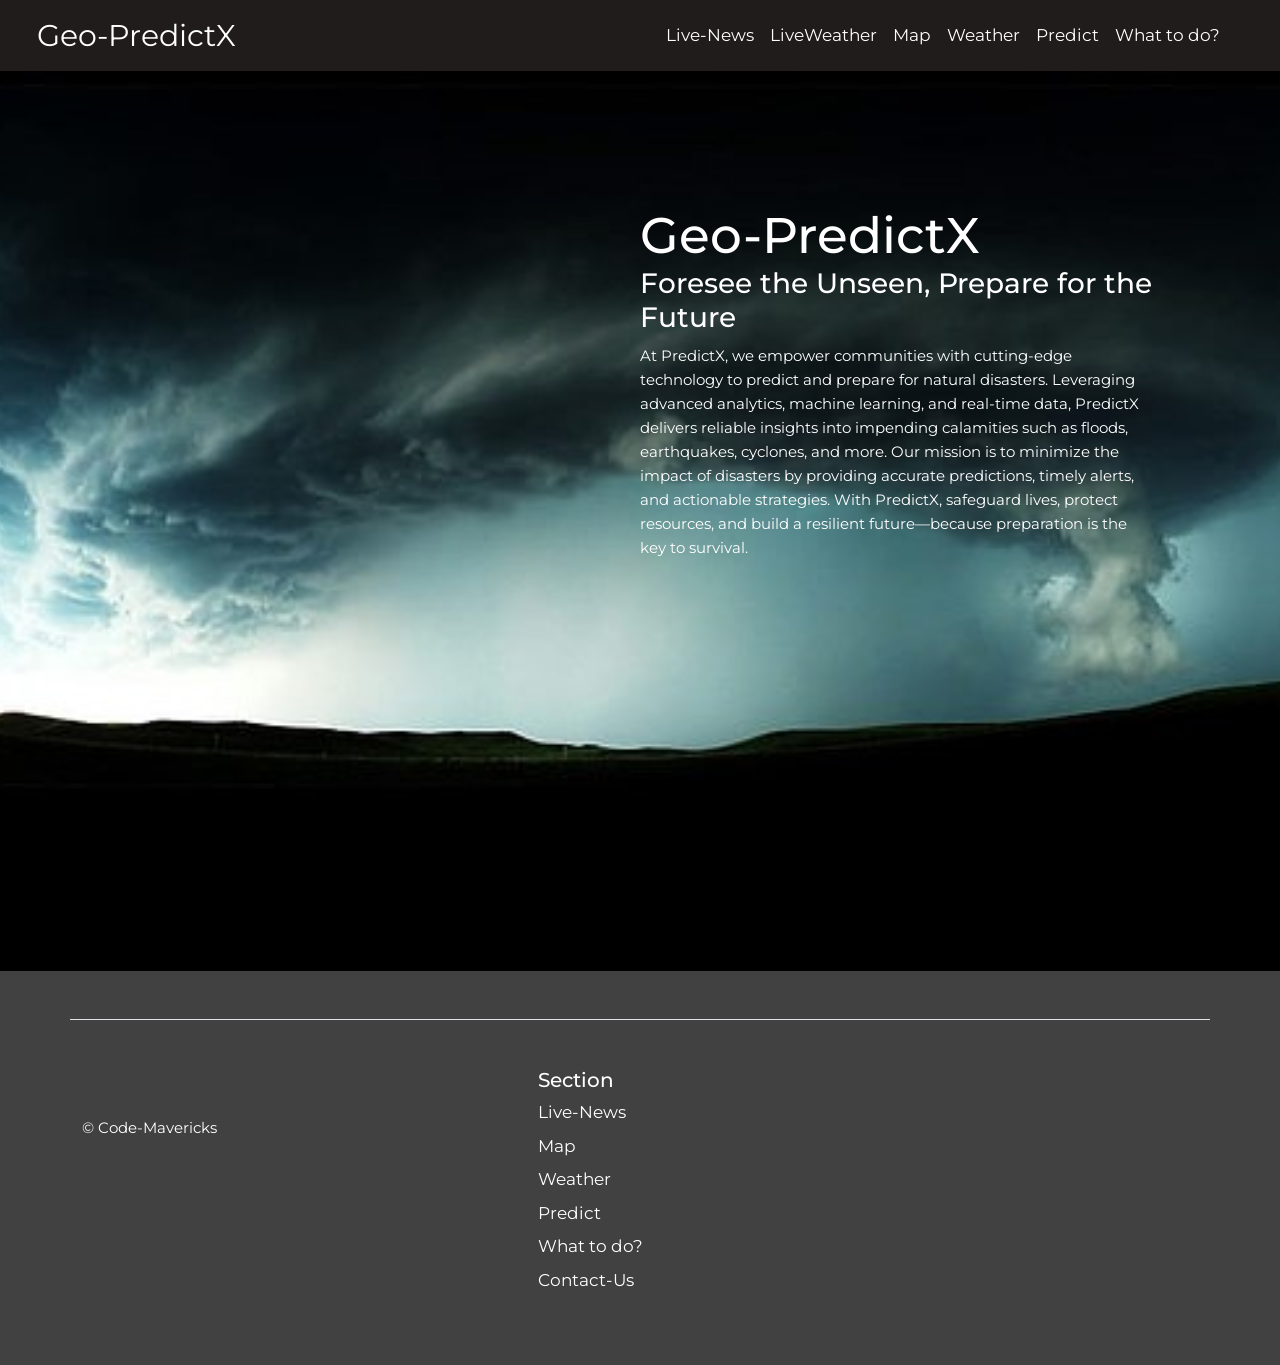
<file: index.html>
<!DOCTYPE html>
<html lang="en">
<head>
    <meta charset="UTF-8">
    <meta name="viewport" content="width=device-width, initial-scale=1.0">
    <link href="https://fonts.googleapis.com/css2?family=Montserrat:wght@400;500;600;700&display=swap" rel="stylesheet">
    <link href="https://cdn.jsdelivr.net/npm/bootstrap@5.3.3/dist/css/bootstrap.min.css" rel="stylesheet" 
    integrity="sha384-QWTKZyjpPEjISv5WaRU9OFeRpok6YctnYmDr5pNlyT2bRjXh0JMhjY6hW+ALEwIH" crossorigin="anonymous">
    <link rel="stylesheet" href="css/home.css">
    <title>Geo-PredictX</title>
</head>
<body>
    <!--Navbar-->
    <nav class="navbar navbar-expand-lg ">
        <div class="container-fluid">
          <a class="navbar-brand" href="home.html">Geo-PredictX</a>
          <button class="navbar-toggler" type="button" data-bs-toggle="collapse" data-bs-target="#navbarNavAltMarkup" aria-controls="navbarNavAltMarkup" aria-expanded="false" aria-label="Toggle navigation">
            <span class="navbar-toggler-icon"></span>
          </button>
          <div class="collapse navbar-collapse" id="navbarNavAltMarkup">
            <div class="navbar-nav">
              <a class="nav-link" href="https://gdelt-news-alert.onrender.com/">Live-News</a>
              <a class="nav-link" href="https://weather-app-threejs.vercel.app/">LiveWeather</a>
              <a class="nav-link" href="https://disastermap.netlify.app/">Map</a>
              <a class="nav-link" href="https://cloudtrack.netlify.app/">Weather</a>
              <a class="nav-link" href="predict.html">Predict</a>
              <a class="nav-link" href="what.html">What to do?</a>
             
            </div>
          </div>
        </div>
      </nav>

      <!--Bg Image-->
      <div class="background-image">
        <div class="text-content">
            <h1>Geo-PredictX</h1>
            <h2>Foresee the Unseen, Prepare for the Future</h2>
            <p>
                At PredictX, we empower communities with cutting-edge technology
                to predict and prepare for natural disasters. Leveraging advanced
                analytics, machine learning, and real-time data, PredictX delivers
                reliable insights into impending calamities such as floods,
                earthquakes, cyclones, and more. Our mission is to minimize the
                impact of disasters by providing accurate predictions, timely alerts,
                and actionable strategies. With PredictX, safeguard lives, protect
                resources, and build a resilient future—because preparation is the
                key to survival.
            </p>
        </div>
    </div>    
      
      <!--Footer-->
      <section id="footer" class="footer-background">
        <div class="container">
          <footer class="row row-cols-1 row-cols-sm-2 row-cols-md-5 py-5 mt-5 border-top">
            <div class="col mb-3">
              <a href="/" class="d-flex align-items-center mb-3 link-body-emphasis text-decoration-none">
                <svg class="bi me-2" width="40" height="32"><use xlink:href="#bootstrap"></use></svg>
              </a>
              <p class="text-body-secondary">© Code-Mavericks</p>
            </div>
        
            <div class="col mb-3">
        
            </div>
        
            <div class="col mb-3">
              <h5>Section</h5>
              <ul class="nav flex-column">
                <li class="nav-item mb-2"><a href="#" class="nav-link p-0 text-body-secondary">Live-News</a></li>
                <li class="nav-item mb-2"><a href="#" class="nav-link p-0 text-body-secondary">Map</a></li>
                <li class="nav-item mb-2"><a href="#" class="nav-link p-0 text-body-secondary">Weather</a></li>
                <li class="nav-item mb-2"><a href="#" class="nav-link p-0 text-body-secondary">Predict</a></li>
                <li class="nav-item mb-2"><a href="#" class="nav-link p-0 text-body-secondary">What to do?</a></li>
                <li class="nav-item mb-2"><a href="#" class="nav-link p-0 text-body-secondary">Contact-Us</a></li>
              </ul>
            </div>
          </footer>
        </div>
      </section>

      <script src="https://cdn.jsdelivr.net/npm/bootstrap@5.3.3/dist/js/bootstrap.bundle.min.js" 
      integrity="sha384-YvpcrYf0tY3lHB60NNkmXc5s9fDVZLESaAA55NDzOxhy9GkcIdslK1eN7N6jIeHz" crossorigin="anonymous"></script>
</body>
</html>
</file>
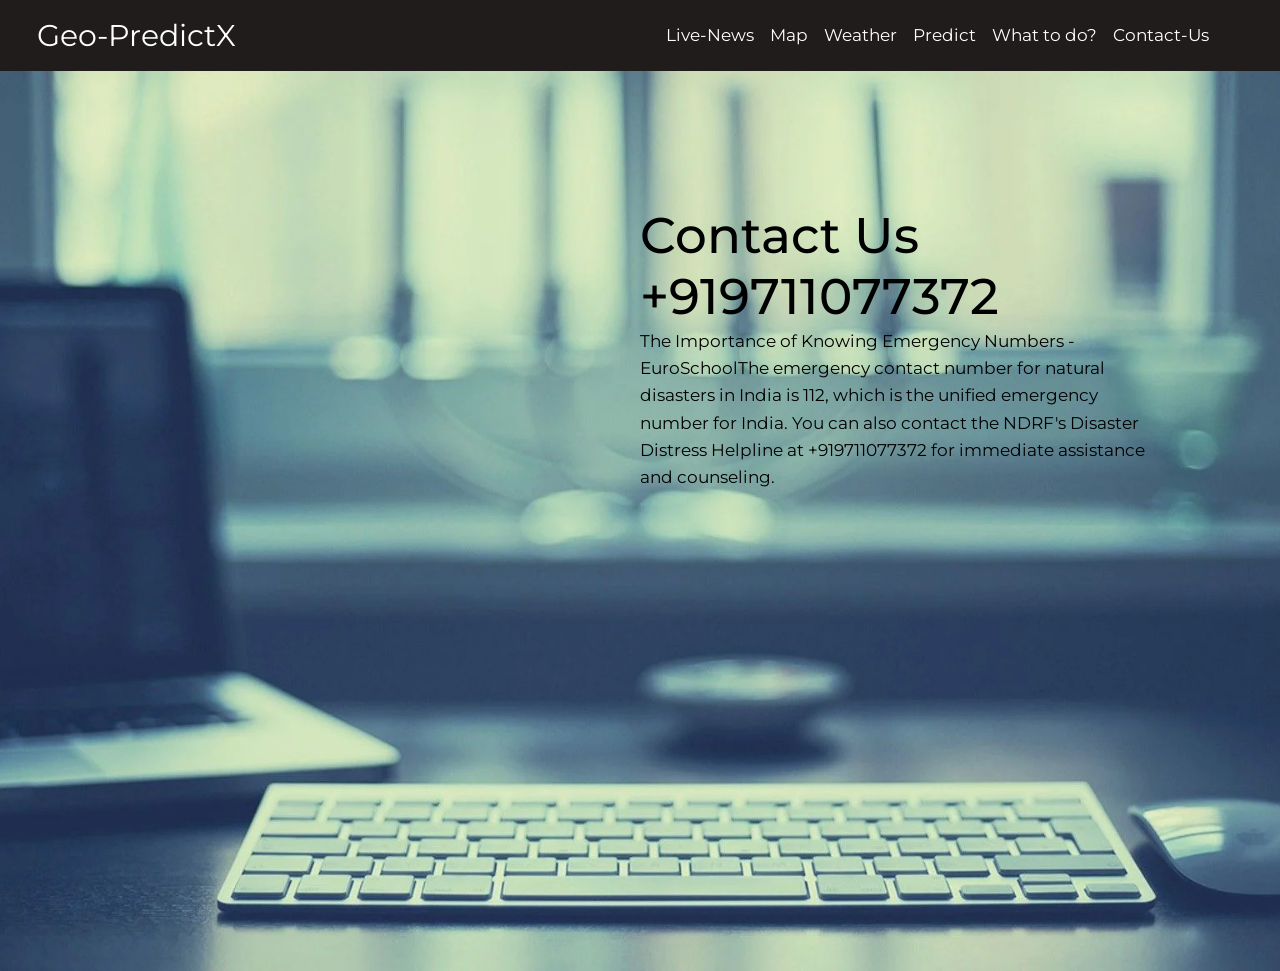
<file: contact.html>
<!DOCTYPE html>
<html lang="en">
<head>
    <meta charset="UTF-8">
    <meta name="viewport" content="width=device-width, initial-scale=1.0">
    <link href="https://fonts.googleapis.com/css2?family=Montserrat:wght@400;500;600;700&display=swap" rel="stylesheet">
    <link href="https://cdn.jsdelivr.net/npm/bootstrap@5.3.3/dist/css/bootstrap.min.css" rel="stylesheet" 
    integrity="sha384-QWTKZyjpPEjISv5WaRU9OFeRpok6YctnYmDr5pNlyT2bRjXh0JMhjY6hW+ALEwIH" crossorigin="anonymous">
    <link rel="stylesheet" href="css/contact.css">
    <title>Geo-PredictX</title>
</head>
<body>
    <!--Navbar-->
    <nav class="navbar navbar-expand-lg ">
        <div class="container-fluid">
          <a class="navbar-brand" href="home.html">Geo-PredictX</a>
          <button class="navbar-toggler" type="button" data-bs-toggle="collapse" data-bs-target="#navbarNavAltMarkup" aria-controls="navbarNavAltMarkup" aria-expanded="false" aria-label="Toggle navigation">
            <span class="navbar-toggler-icon"></span>
          </button>
          <div class="collapse navbar-collapse" id="navbarNavAltMarkup">
            <div class="navbar-nav">
              <a class="nav-link" href="news.html">Live-News</a>
              <a class="nav-link" href="https://disastermap.netlify.app/">Map</a>
              <a class="nav-link" href="https://cloudtrack.netlify.app/">Weather</a>
              <a class="nav-link" href="predict.html">Predict</a>
              <a class="nav-link" href="what.html">What to do?</a>
              <a class="nav-link" href="contact.html">Contact-Us</a>
            </div>
          </div>
        </div>
      </nav>

      <!--Bg Image-->
      <div class="background-image">
        <div class="text-content">
            <h1>Contact Us</h1>
            <h1>+919711077372</h1>
            <p>
                The Importance of Knowing Emergency Numbers - EuroSchoolThe emergency contact number 
                for natural disasters in India is 112, which is the unified emergency number for India.
                You can also contact the NDRF's Disaster Distress Helpline at +919711077372 for 
                immediate assistance and counseling. 
            </p>
        </div>
    </div>    
</body>
</html>
</file>
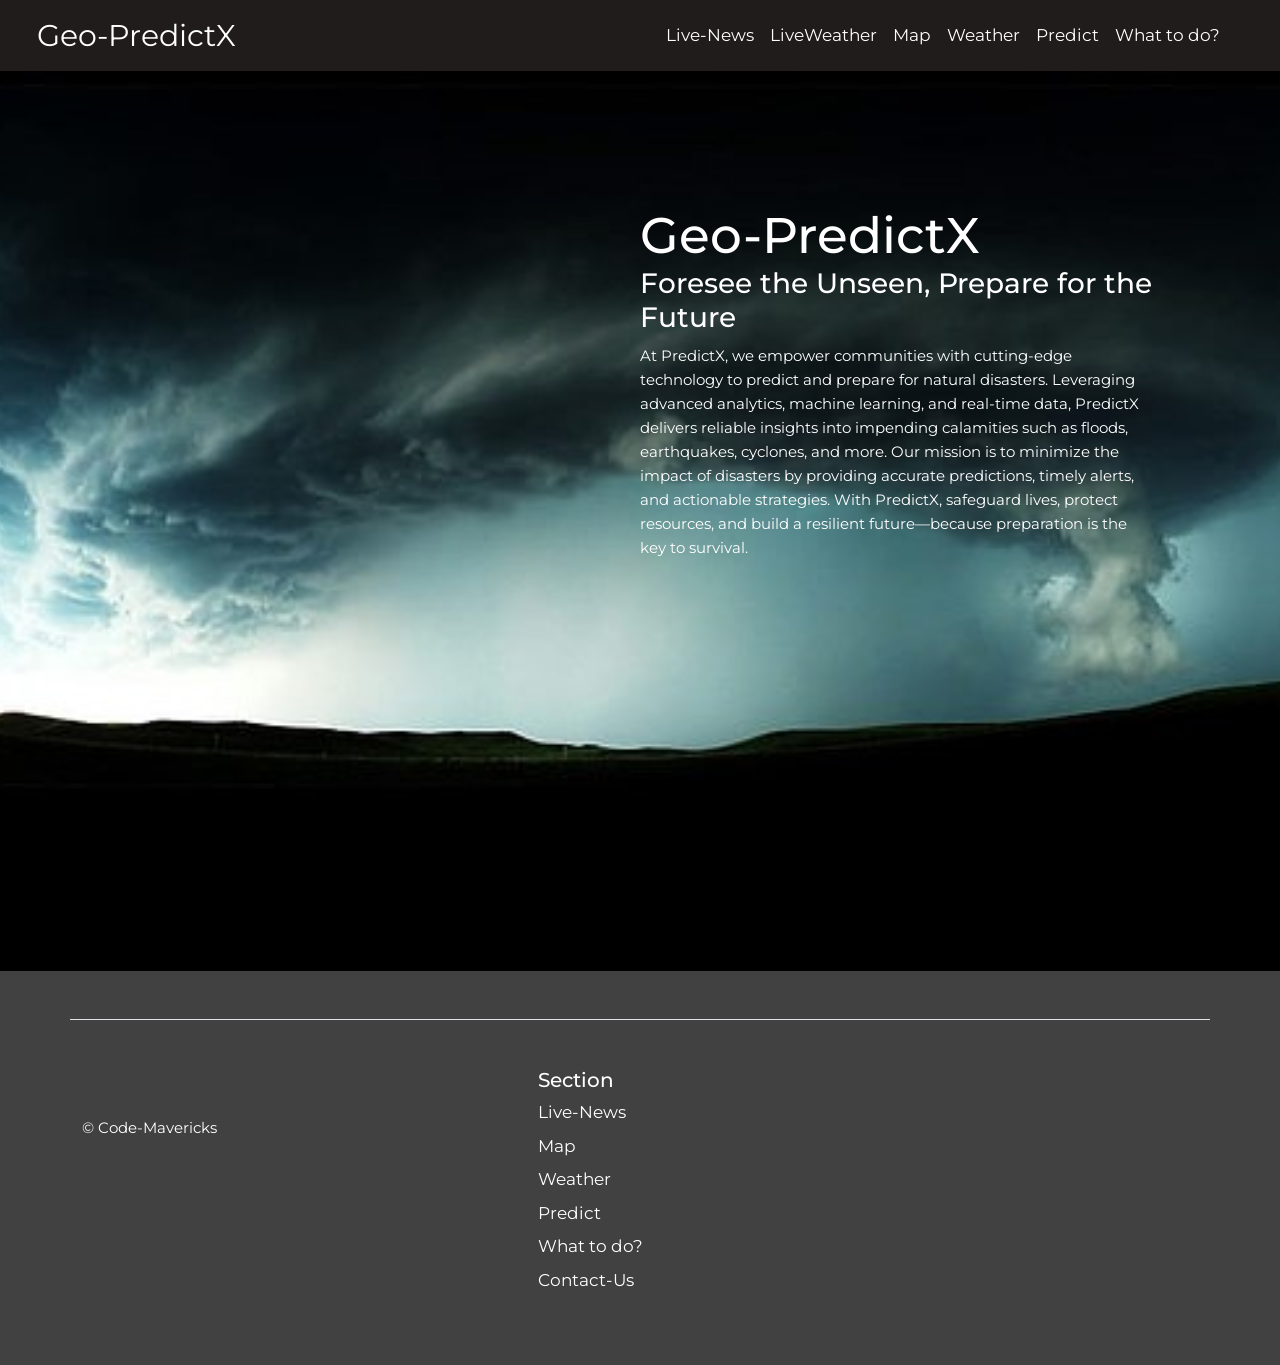
<file: home.html>
<!DOCTYPE html>
<html lang="en">
<head>
    <meta charset="UTF-8">
    <meta name="viewport" content="width=device-width, initial-scale=1.0">
    <link href="https://fonts.googleapis.com/css2?family=Montserrat:wght@400;500;600;700&display=swap" rel="stylesheet">
    <link href="https://cdn.jsdelivr.net/npm/bootstrap@5.3.3/dist/css/bootstrap.min.css" rel="stylesheet" 
    integrity="sha384-QWTKZyjpPEjISv5WaRU9OFeRpok6YctnYmDr5pNlyT2bRjXh0JMhjY6hW+ALEwIH" crossorigin="anonymous">
    <link rel="stylesheet" href="css/home.css">
    <title>Geo-PredictX</title>
</head>
<body>
    <!--Navbar-->
    <nav class="navbar navbar-expand-lg ">
        <div class="container-fluid">
          <a class="navbar-brand" href="home.html">Geo-PredictX</a>
          <button class="navbar-toggler" type="button" data-bs-toggle="collapse" data-bs-target="#navbarNavAltMarkup" aria-controls="navbarNavAltMarkup" aria-expanded="false" aria-label="Toggle navigation">
            <span class="navbar-toggler-icon"></span>
          </button>
          <div class="collapse navbar-collapse" id="navbarNavAltMarkup">
            <div class="navbar-nav">
              <a class="nav-link" href="https://gdelt-news-alert.onrender.com/">Live-News</a>
              <a class="nav-link" href="https://weather-app-threejs.vercel.app/">LiveWeather</a>
              <a class="nav-link" href="https://disastermap.netlify.app/">Map</a>
              <a class="nav-link" href="https://cloudtrack.netlify.app/">Weather</a>
              <a class="nav-link" href="predict.html">Predict</a>
              <a class="nav-link" href="what.html">What to do?</a>
             
            </div>
          </div>
        </div>
      </nav>

      <!--Bg Image-->
      <div class="background-image">
        <div class="text-content">
            <h1>Geo-PredictX</h1>
            <h2>Foresee the Unseen, Prepare for the Future</h2>
            <p>
                At PredictX, we empower communities with cutting-edge technology
                to predict and prepare for natural disasters. Leveraging advanced
                analytics, machine learning, and real-time data, PredictX delivers
                reliable insights into impending calamities such as floods,
                earthquakes, cyclones, and more. Our mission is to minimize the
                impact of disasters by providing accurate predictions, timely alerts,
                and actionable strategies. With PredictX, safeguard lives, protect
                resources, and build a resilient future—because preparation is the
                key to survival.
            </p>
        </div>
    </div>    
      
      <!--Footer-->
      <section id="footer" class="footer-background">
        <div class="container">
          <footer class="row row-cols-1 row-cols-sm-2 row-cols-md-5 py-5 mt-5 border-top">
            <div class="col mb-3">
              <a href="/" class="d-flex align-items-center mb-3 link-body-emphasis text-decoration-none">
                <svg class="bi me-2" width="40" height="32"><use xlink:href="#bootstrap"></use></svg>
              </a>
              <p class="text-body-secondary">© Code-Mavericks</p>
            </div>
        
            <div class="col mb-3">
        
            </div>
        
            <div class="col mb-3">
              <h5>Section</h5>
              <ul class="nav flex-column">
                <li class="nav-item mb-2"><a href="#" class="nav-link p-0 text-body-secondary">Live-News</a></li>
                <li class="nav-item mb-2"><a href="#" class="nav-link p-0 text-body-secondary">Map</a></li>
                <li class="nav-item mb-2"><a href="#" class="nav-link p-0 text-body-secondary">Weather</a></li>
                <li class="nav-item mb-2"><a href="#" class="nav-link p-0 text-body-secondary">Predict</a></li>
                <li class="nav-item mb-2"><a href="#" class="nav-link p-0 text-body-secondary">What to do?</a></li>
                <li class="nav-item mb-2"><a href="#" class="nav-link p-0 text-body-secondary">Contact-Us</a></li>
              </ul>
            </div>
          </footer>
        </div>
      </section>

      <script src="https://cdn.jsdelivr.net/npm/bootstrap@5.3.3/dist/js/bootstrap.bundle.min.js" 
      integrity="sha384-YvpcrYf0tY3lHB60NNkmXc5s9fDVZLESaAA55NDzOxhy9GkcIdslK1eN7N6jIeHz" crossorigin="anonymous"></script>
</body>
</html>
</file>
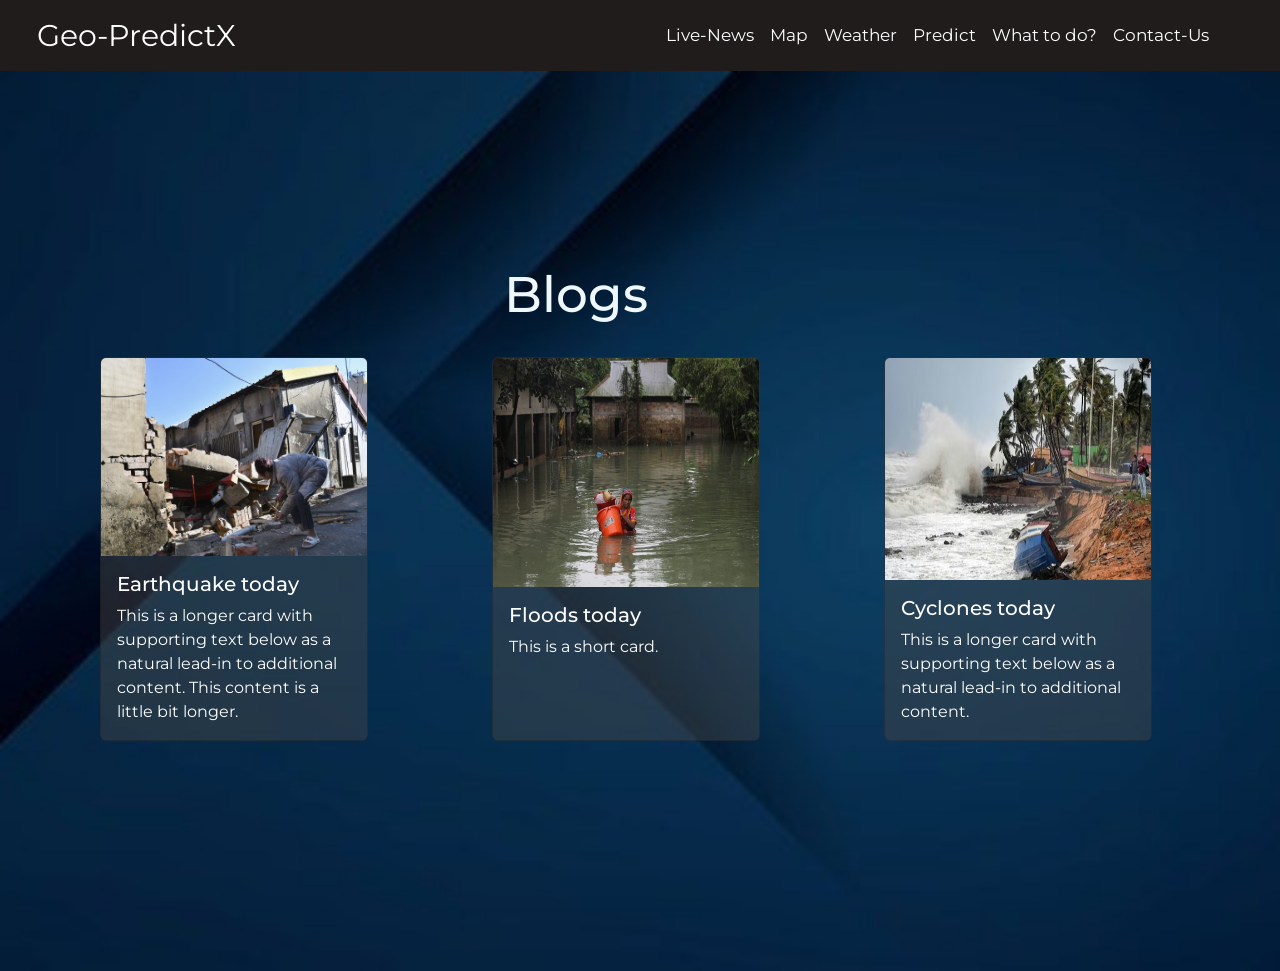
<file: news.html>
<!DOCTYPE html>
<html lang="en">
<head>
    <meta charset="UTF-8">
    <meta name="viewport" content="width=device-width, initial-scale=1.0">
    <link href="https://fonts.googleapis.com/css2?family=Montserrat:wght@400;500;600;700&display=swap" rel="stylesheet">
    <link href="https://cdn.jsdelivr.net/npm/bootstrap@5.3.3/dist/css/bootstrap.min.css" rel="stylesheet" 
    integrity="sha384-QWTKZyjpPEjISv5WaRU9OFeRpok6YctnYmDr5pNlyT2bRjXh0JMhjY6hW+ALEwIH" crossorigin="anonymous">
    <link rel="stylesheet" href="css/news.css">
    <title>Geo-PredictX</title>
</head>
<body>
     <!--Navbar-->
     <nav class="navbar navbar-expand-lg ">
        <div class="container-fluid">
          <a class="navbar-brand" href="home.html">Geo-PredictX</a>
          <button class="navbar-toggler" type="button" data-bs-toggle="collapse" data-bs-target="#navbarNavAltMarkup" aria-controls="navbarNavAltMarkup" aria-expanded="false" aria-label="Toggle navigation">
            <span class="navbar-toggler-icon"></span>
          </button>
          <div class="collapse navbar-collapse" id="navbarNavAltMarkup">
            <div class="navbar-nav">
              <a class="nav-link" href="news.html">Live-News</a>
              <a class="nav-link" href="https://disastermap.netlify.app/">Map</a>
              <a class="nav-link" href="https://cloudtrack.netlify.app/">Weather</a>
              <a class="nav-link" href="predict.html">Predict</a>
              <a class="nav-link" href="what.html">What to do?</a>
              <a class="nav-link" href="contact.html">Contact-Us</a>
            </div>
          </div>
        </div>
      </nav>

      <!--Bg Image-->
      <div class="background-image">
          <div class="row g-4">
            <h1>Blogs</h1>
            <div class="col-md-4">
              <a href="https://www.indiatoday.in/earthquake-indiatoday" target="_blank" class="text-decoration-none">
                <div class="card h-100">
                  <img src="images/eqimg.jpeg" class="card-img-top" alt="...">
                  <div class="card-body">
                    <h5 class="card-title">Earthquake today</h5>
                    <p class="card-text">This is a longer card with supporting text below as a natural lead-in to additional content. This content is a little bit longer.</p>
                  </div>
                </div>
              </a>
            </div>
            <div class="col-md-4">
              <a href="https://www.ndtv.com/topic/india-floods" target="_blank" class="text-decoration-none">
                <div class="card h-100">
                  <img src="images/flood23.jpeg" class="card-img-top" alt="...">
                  <div class="card-body">
                    <h5 class="card-title">Floods today</h5>
                    <p class="card-text">This is a short card.</p>
                  </div>
                </div>
              </a>
            </div>
            <div class="col-md-4">
              <a href="https://economictimes.indiatimes.com/topic/india-cyclone" target="_blank" class="text-decoration-none">
                <div class="card h-100">
                  <img src="images/cyclone23.jpeg" class="card-img-top" alt="...">
                  <div class="card-body">
                    <h5 class="card-title">Cyclones today</h5>
                    <p class="card-text">This is a longer card with supporting text below as a natural lead-in to additional content.</p>
                  </div>
                </div>
              </a>
            </div>
          </div>
          

      </div>
</body>
</html>
</file>
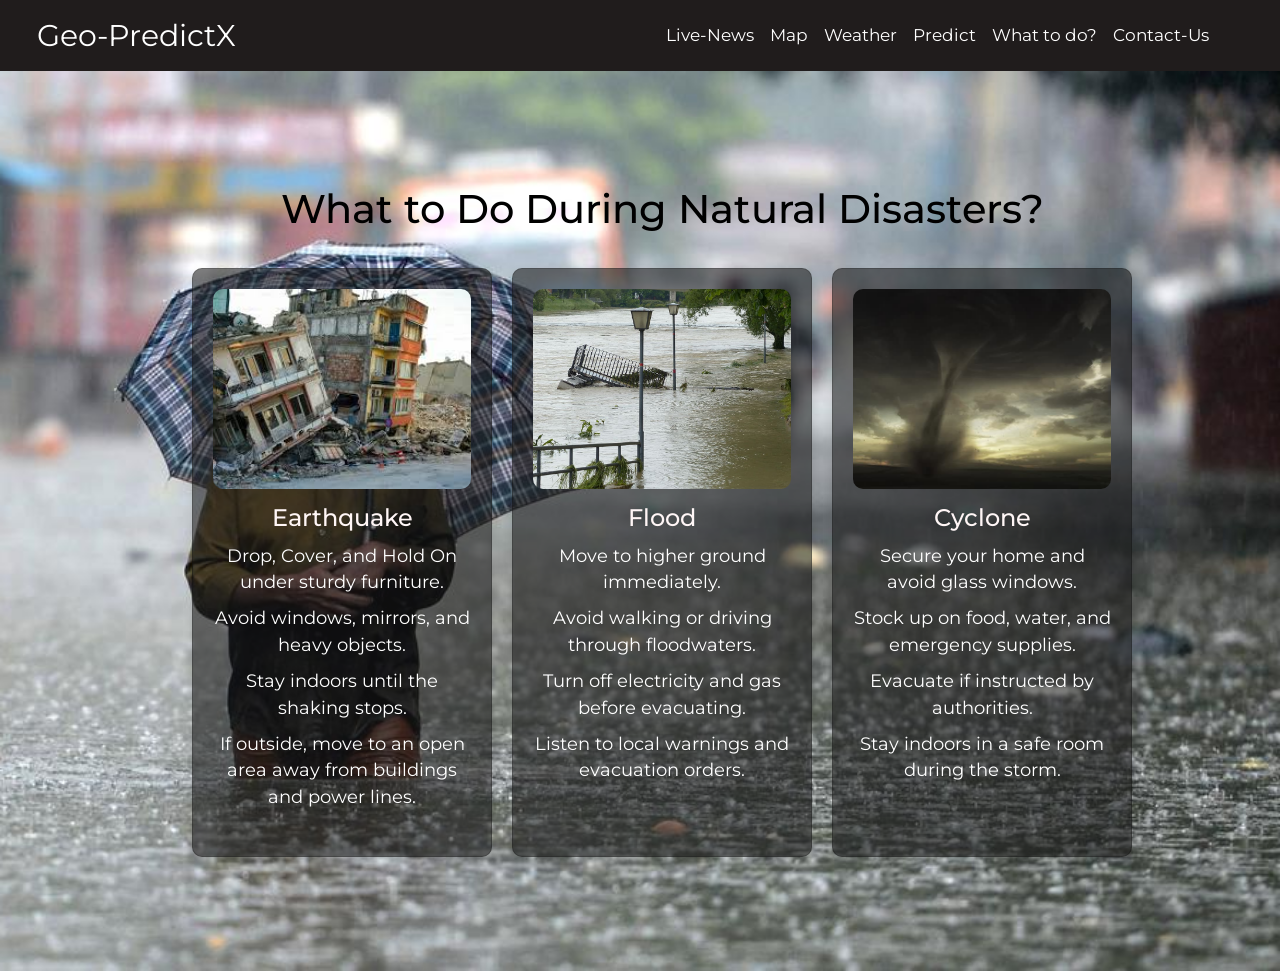
<file: what.html>
<!DOCTYPE html>
<html lang="en">
<head>
    <meta charset="UTF-8">
    <meta name="viewport" content="width=device-width, initial-scale=1.0">
    <title>Geo-PredictX</title>
    <link href="https://fonts.googleapis.com/css2?family=Montserrat:wght@400;500;600;700&display=swap" rel="stylesheet">
    <link href="https://cdn.jsdelivr.net/npm/bootstrap@5.3.3/dist/css/bootstrap.min.css" rel="stylesheet" 
    integrity="sha384-QWTKZyjpPEjISv5WaRU9OFeRpok6YctnYmDr5pNlyT2bRjXh0JMhjY6hW+ALEwIH" crossorigin="anonymous">
    <link rel="stylesheet" href="css/what.css">
</head>
<body>
    <!--Navbar-->
    <nav class="navbar navbar-expand-lg ">
        <div class="container-fluid">
          <a class="navbar-brand" href="geopredictx.netlify.app">Geo-PredictX</a>
          <button class="navbar-toggler" type="button" data-bs-toggle="collapse" data-bs-target="#navbarNavAltMarkup" aria-controls="navbarNavAltMarkup" aria-expanded="false" aria-label="Toggle navigation">
            <span class="navbar-toggler-icon"></span>
          </button>
          <div class="collapse navbar-collapse" id="navbarNavAltMarkup">
            <div class="navbar-nav">
              <a class="nav-link" href="news.html">Live-News</a>
              <a class="nav-link" href="https://disastermap.netlify.app/">Map</a>
              <a class="nav-link" href="https://cloudtrack.netlify.app/">Weather</a>
              <a class="nav-link" href="predict.html">Predict</a>
              <a class="nav-link" href="what.html">What to do?</a>
              <a class="nav-link" href="contact.html">Contact-Us</a>
            </div>
          </div>
        </div>
      </nav>

      <!--Bg Image-->
      <div class="background-image">

        <section id="what-to-do" class="disaster-section">
          <h2>What to Do During Natural Disasters?</h2>
          <div class="disaster-cards">
              <!-- Earthquake Card -->
              <div class="card animate h-100">
                  <img src="images/earthquake.jpg" alt="Earthquake">
                  <h3>Earthquake</h3>
                  <ul>
                      <li>Drop, Cover, and Hold On under sturdy furniture.</li>
                      <li>Avoid windows, mirrors, and heavy objects.</li>
                      <li>Stay indoors until the shaking stops.</li>
                      <li>If outside, move to an open area away from buildings and power lines.</li>
                  </ul>
              </div>
  
              <!-- Flood Card -->
              <div class="card animate">
                  <img src="images/flood.jpg" alt="Flood">
                  <h3>Flood</h3>
                  <ul>
                      <li>Move to higher ground immediately.</li>
                      <li>Avoid walking or driving through floodwaters.</li>
                      <li>Turn off electricity and gas before evacuating.</li>
                      <li>Listen to local warnings and evacuation orders.</li>
                  </ul>
              </div>
  
              <!-- Cyclone Card -->
              <div class="card animate">
                  <img src="images/cyclone.jpg" alt="Cyclone">
                  <h3>Cyclone</h3>
                  <ul>
                      <li>Secure your home and avoid glass windows.</li>
                      <li>Stock up on food, water, and emergency supplies.</li>
                      <li>Evacuate if instructed by authorities.</li>
                      <li>Stay indoors in a safe room during the storm.</li>
                  </ul>
              </div>
          </div>
          <script src="js/what.js"></script>
      </section>
      </div>
      
</body>
</html>
</file>
<file: css/home.css>
/* General Reset and Styling */
html, body {
    font-family: "Montserrat", sans-serif !important;
    display: flex;
    flex-direction: column;
    min-height: 100vh;
    margin: 0;
    padding: 0;
}

.content {
    flex-grow: 1; /* Allows content to grow and fill available space */
}

/* Background Image Section */
.background-image {
    background-image: url('../images/home11.jpg'); /* Replace with the correct image path */
    position: relative;
    width: 100%;
    height: 100vh; /* Full viewport height */
    background-size: cover;
    background-position: center;
    display: flex;
    justify-content: flex-end; /* Align text to the right */
    align-items: center; /* Vertically center the text */
    padding-right: 10%; /* Adjust spacing */
    color: white;
    overflow: hidden; /* Hide overflow for smooth animation */
}

.text-content {
    position: absolute; /* Position relative to the parent (.background-image) */
    top: 15%; /* Adjust to move text vertically */
    max-width: 40%; /* Limit text width for better readability */
    text-align: left; /* Align text to the right */
    animation: slide-in 1s ease-in-out; /* Apply slide-in animation */
}

h1 {
    font-size: 50px;
    margin-bottom: 1px;
    opacity: 0; /* Start hidden */
    animation: fade-in 1.5s ease-in 0.5s forwards; /* Fade-in with delay */
}

h2 {
    font-size: 28px;
    margin-bottom: 10px;
    opacity: 0; /* Start hidden */
    animation: fade-in 2s ease-in 0.8s forwards; /* Fade-in with delay */
}

p {
    font-size: 15px;
    line-height: 1.6;
    opacity: 0; /* Start hidden */
    animation: fade-in 1.5s ease-in 1s forwards; /* Fade-in with delay */
}

/* Navbar Styling */
.navbar {
    background-color: rgb(32, 28, 28);
}

.navbar-brand {
    margin-left: 2%;
    font-size: 30px;
    color: white;
}

.nav-link {
    font-size: 17px;
    color: white;
}

.navbar-nav {
    padding-left: 40%;
    margin-right: 2%;
}

.nav-link:hover {
    transform: scale(1.2); /* Increase the size by 20% on hover */
    transition: transform 0.2s ease; /* Animate the size change smoothly */
    color: white;
}

/* Footer Styling */
.footer-background {
    background-color: rgb(65, 65, 65);
}

h5 {
    color: white;
}

.text-body-secondary {
    color: white !important;
}

/* Animations */
@keyframes slide-in {
    from {
        transform: translateX(100%); /* Start from the right */
        opacity: 0; /* Hidden */
    }
    to {
        transform: translateX(0); /* End at original position */
        opacity: 1; /* Fully visible */
    }
}

@keyframes fade-in {
    from {
        opacity: 0;
    }
    to {
        opacity: 1;
    }
}
</file>
<file: css/contact.css>
/* General Reset and Styling */
html, body {
    font-family: "Montserrat", sans-serif !important;
    display: flex;
    flex-direction: column;
    min-height: 100vh;
    margin: 0;
    padding: 0;
}

.content {
    flex-grow: 1; /* Allows content to grow and fill available space */
}

/* Background Image Section */
.background-image {
    background-image: url('../images/contact.jpg'); /* Replace with the correct image path */
    position: relative;
    width: 100%;
    height: 100vh; /* Full viewport height */
    background-size: cover;
    background-position: center;
    display: flex;
    justify-content: flex-end; /* Align text to the right */
    align-items: center; /* Vertically center the text */
    padding-right: 10%; /* Adjust spacing */
    color: white;
    overflow: hidden; /* Hide overflow for smooth animation */
}

.text-content {
    position: absolute; /* Position relative to the parent (.background-image) */
    top: 15%; /* Adjust to move text vertically */
    max-width: 40%; /* Limit text width for better readability */
    text-align: left; /* Align text to the right */
    animation: slide-in 1s ease-in-out; /* Apply slide-in animation */
}

h1 {
    color: black;
    font-size: 50px;
    margin-bottom: 1px;
    opacity: 0; /* Start hidden */
    animation: fade-in 1.5s ease-in 0.5s forwards; /* Fade-in with delay */
}

h2 {
    font-size: 28px;
    margin-bottom: 10px;
    opacity: 0; /* Start hidden */
    animation: fade-in 2s ease-in 0.8s forwards; /* Fade-in with delay */
}

p {
    color: black;
    font-size: 17px;
    line-height: 1.6;
    opacity: 0; /* Start hidden */
    animation: fade-in 1.5s ease-in 1s forwards; /* Fade-in with delay */
}

/* Navbar Styling */
.navbar {
    background-color: rgb(32, 28, 28);
}

.navbar-brand {
    margin-left: 2%;
    font-size: 30px;
    color: white;
}

.nav-link {
    font-size: 17px;
    color: white;
}

.navbar-nav {
    padding-left: 40%;
    margin-right: 2%;
}

.nav-link:hover {
    transform: scale(1.2); /* Increase the size by 20% on hover */
    transition: transform 0.2s ease; /* Animate the size change smoothly */
    color: white;
}

/* Footer Styling */
.footer-background {
    background-color: rgb(65, 65, 65);
}



/* Animations */
@keyframes slide-in {
    from {
        transform: translateX(100%); /* Start from the right */
        opacity: 0; /* Hidden */
    }
    to {
        transform: translateX(0); /* End at original position */
        opacity: 1; /* Fully visible */
    }
}

@keyframes fade-in {
    from {
        opacity: 0;
    }
    to {
        opacity: 1;
    }
}
</file>
<file: css/news.css>
html, body {
    font-family: "Montserrat", sans-serif !important;
    display: flex;
    flex-direction: column;
    min-height: 100vh;
    margin: 0;
    padding: 0;
}

.background-image {
    background-image: url('../images/bbbbbg.jpeg'); /* Replace with the correct image path */
    position: relative;
    width: 100%;
    height: 100vh; /* Full viewport height */
    background-size: cover;
    background-position: center;
    display: flex;
    justify-content: flex-end; /* Align text to the right */
    align-items: center; /* Vertically center the text */
    padding-right: 10%; /* Adjust spacing */
    color: white;
    overflow: hidden; /* Hide overflow for smooth animation */
}

.row{
    margin-top: -60px;
}

h1{
    
    text-align: center;
    font-size: 50px;
}

.card{
    background: rgba(73, 73, 73, 0.425);
    margin-left: 100px;
}

.card h5{
    color: white;
}

.card p{
    color: white;
}
.container{
    max-width: 100%;
    background-color: #36454F;
}
h1{
    color: aliceblue;
}
h2{
    text-align: center;

}
.h-100 {
    margin-bottom: 20px;
}
.h-100 img {
    max-width: 100%;
    height: 60%;
}
.img-fluid {
    margin-bottom: 20px;
    max-width: 100%;
    height: auto;
}
.img-maximize {
    width: 100%;
    height: auto;
}

.active:hover {
    transform: scale(1.1); /* Increase the size by 10% on hover */
    transition: transform 0.2s ease; /* Animate the size change smoothly */
    color: aqua;
}  
.h-100:hover {
    transform: scale(1.07); /* Increase the size by 10% on hover */
    transition: transform 0.2s ease; /* Animate the size change smoothly */
}  

/* Navbar Styling */
.navbar {
    background-color: rgb(32, 28, 28);
}

.navbar-brand {
    margin-left: 2%;
    font-size: 30px;
    color: white;
}

.nav-link {
    font-size: 17px;
    color: white;
}

.navbar-nav {
    padding-left: 40%;
    margin-right: 2%;
}

.nav-link:hover {
    transform: scale(1.2); /* Increase the size by 20% on hover */
    transition: transform 0.2s ease; /* Animate the size change smoothly */
    color: white;
}
</file>
<file: css/what.css>
html, body {
    font-family: "Montserrat", sans-serif !important;
    display: flex;
    flex-direction: column;
    min-height: 100vh;
    margin: 0;
    padding: 0;
}

.content {
    flex-grow: 1; /* Allows content to grow and fill available space */
}

h2{
    color: black;
    font-size: 40px;
    margin-bottom: 35px;
}

/* Background Image Section */
.background-image {
    background-image: url('../images/what.jpg'); /* Replace with the correct image path */
    position: relative;
    width: 100%;
    height: 100vh; /* Full viewport height */
    background-size: cover;
    background-position: center;
    display: flex;
    justify-content: flex-end; /* Align text to the right */
    align-items: center; /* Vertically center the text */
    padding-right: 10%; /* Adjust spacing */
    color: white;
    overflow: hidden; /* Hide overflow for smooth animation */
}

.navbar {
    background-color: rgb(32, 28, 28);
}

.navbar-brand {
    margin-left: 2%;
    font-size: 30px;
    color: white;
}

.nav-link {
    font-size: 17px;
    color: white;
}

.navbar-nav {
    padding-left: 40%;
    margin-right: 2%;
}

.nav-link:hover {
    transform: scale(1.2); /* Increase the size by 20% on hover */
    transition: transform 0.2s ease; /* Animate the size change smoothly */
    color: white;
}

/* Section Styling */
.disaster-section {
    text-align: center;
    padding: 20px;
}

.disaster-cards {
    display: flex;
    flex-wrap: wrap;
    justify-content: center;
    gap: 20px;
}


.card {
    width: 300px;
    padding: 20px;
    background: rgba(26, 25, 25, 0.568);
    border-radius: 10px;
    box-shadow: 0 4px 10px rgba(0, 0, 0, 0.1);
    opacity: 0;
    transform: translateY(50px);
    transition: all 0.7s ease-in-out;
}

.card img {
    width: 100%; /* Make the image width match the card's width */
    height: 200px; /* Set a fixed height for the images */
    object-fit: cover; /* Ensure the image scales and crops appropriately */
    border-radius: 10px;
    margin-bottom: 15px;
}

.card h3 {
    font-size: 1.5em;
    color: #fff6f6;
    margin-bottom: 10px;
}

.card ul {
    list-style: none;
    padding: 0;
}

.card ul li {
    margin-bottom: 10px;
    font-size: 1.1em;
    color: #ffffff;
}

/* Slide-in Animation */
.card.animate {
    animation: slideIn 0.7s ease-in-out forwards;
}


@keyframes slideIn {
    from {
        opacity: 0;
        transform: translateY(50px);
    }
    to {
        opacity: 1;
        transform: translateY(0);
    }
}
</file>
